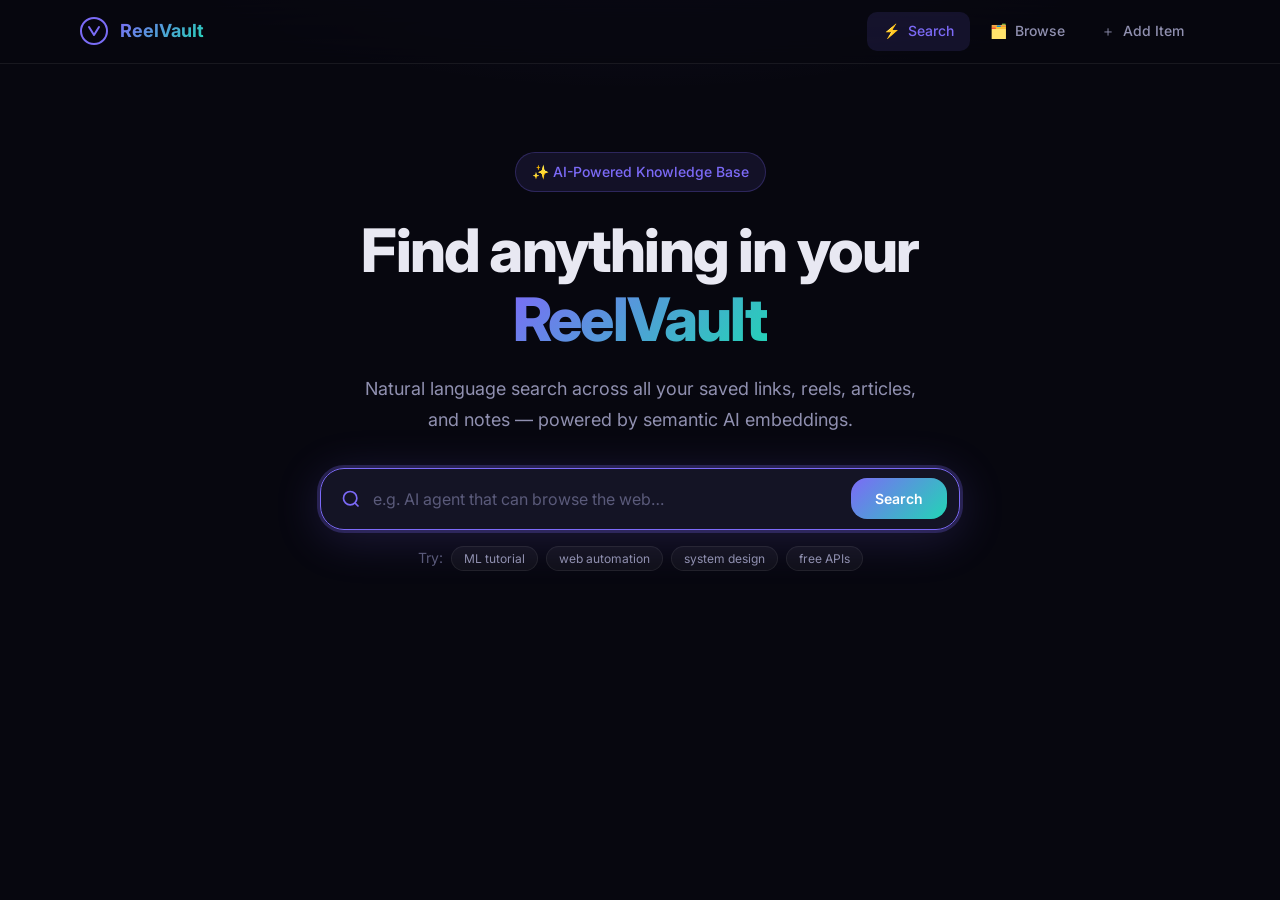
<file: frontend/index.html>
<!DOCTYPE html>
<html lang="en">
<head>
    <meta charset="UTF-8" />
    <meta name="viewport" content="width=device-width, initial-scale=1.0" />
    <meta name="description" content="ReelVault — Save links, reels, and resources from anywhere. Search your personal knowledge base using natural language powered by AI embeddings." />
    <title>ReelVault — Personal Semantic Knowledge Base</title>

    <!-- Google Fonts: Inter -->
    <link rel="preconnect" href="https://fonts.googleapis.com" />
    <link rel="preconnect" href="https://fonts.gstatic.com" crossorigin />
    <link href="https://fonts.googleapis.com/css2?family=Inter:wght@300;400;500;600;700;800&display=swap" rel="stylesheet" />

    <!-- App Stylesheet -->
    <link rel="stylesheet" href="css/style.css" />

    <!-- API Base URL Configuration (edit this before deploying to Vercel) -->
    <script src="js/env.js"></script>
</head>
<body>

    <!-- ============================================================
         Navigation Bar
         ============================================================ -->
    <nav class="navbar" id="main-navbar" role="navigation" aria-label="Main navigation">
        <div class="navbar__inner">
            <!-- Brand Logo -->
            <a class="navbar__brand" href="#home" id="nav-brand">
                <span class="navbar__logo" aria-hidden="true">
                    <svg width="28" height="28" viewBox="0 0 28 28" fill="none" xmlns="http://www.w3.org/2000/svg">
                        <circle cx="14" cy="14" r="13" stroke="url(#logo-gradient)" stroke-width="2"/>
                        <path d="M9 10L14 18L19 10" stroke="url(#logo-gradient)" stroke-width="2" stroke-linecap="round" stroke-linejoin="round"/>
                        <defs>
                            <linearGradient id="logo-gradient" x1="0" y1="0" x2="28" y2="28">
                                <stop offset="0%" stop-color="#7c6af7"/>
                                <stop offset="100%" stop-color="#22d5b5"/>
                            </linearGradient>
                        </defs>
                    </svg>
                </span>
                <span class="navbar__title">ReelVault</span>
            </a>

            <!-- Navigation Links -->
            <ul class="navbar__links" role="list">
                <li>
                    <a class="navbar__link active" href="#home" id="nav-home" data-page="home">
                        <span class="nav-icon">⚡</span> Search
                    </a>
                </li>
                <li>
                    <a class="navbar__link" href="#browse" id="nav-browse" data-page="browse">
                        <span class="nav-icon">🗂️</span> Browse
                    </a>
                </li>
                <li>
                    <a class="navbar__link" href="#add" id="nav-add" data-page="add">
                        <span class="nav-icon">＋</span> Add Item
                    </a>
                </li>
            </ul>
        </div>
    </nav>

    <!-- ============================================================
         Main Content
         ============================================================ -->
    <main class="main" id="main-content">

        <!-- --------------------------------------------------------
             PAGE: Home — Semantic Search Hero
             -------------------------------------------------------- -->
        <section class="page page--home active" id="page-home" aria-label="Search Page">

            <!-- Hero -->
            <div class="hero">
                <div class="hero__badge">✨ AI-Powered Knowledge Base</div>
                <h1 class="hero__title">
                    Find anything in your<br/>
                    <span class="gradient-text">ReelVault</span>
                </h1>
                <p class="hero__subtitle">
                    Natural language search across all your saved links, reels, articles, and notes —
                    powered by semantic AI embeddings.
                </p>

                <!-- Search Form -->
                <div class="search-container" role="search">
                    <div class="search-box" id="search-box">
                        <span class="search-box__icon" aria-hidden="true">
                            <svg width="20" height="20" viewBox="0 0 24 24" fill="none" stroke="currentColor" stroke-width="2">
                                <circle cx="11" cy="11" r="8"/><line x1="21" y1="21" x2="16.65" y2="16.65"/>
                            </svg>
                        </span>
                        <input
                            type="text"
                            class="search-box__input"
                            id="search-input"
                            placeholder="e.g. AI agent that can browse the web…"
                            autocomplete="off"
                            aria-label="Search query"
                        />
                        <button class="search-box__btn" id="search-btn" aria-label="Search">
                            Search
                        </button>
                    </div>

                    <!-- Quick example chips -->
                    <div class="search-chips" id="search-chips" aria-label="Quick search examples">
                        <span class="chip-label">Try:</span>
                        <button class="chip" data-query="machine learning tutorial">ML tutorial</button>
                        <button class="chip" data-query="web automation tools">web automation</button>
                        <button class="chip" data-query="system design resources">system design</button>
                        <button class="chip" data-query="free API tools">free APIs</button>
                    </div>
                </div>
            </div>

            <!-- Search Results -->
            <div class="results-section" id="results-section" aria-live="polite" aria-label="Search Results">
                <div class="results-header" id="results-header" style="display:none">
                    <span class="results-count" id="results-count"></span>
                    <span class="results-query" id="results-query"></span>
                </div>
                <div class="results-grid" id="results-grid" role="list"></div>
                <div class="empty-state" id="search-empty" style="display:none">
                    <div class="empty-state__icon">🔍</div>
                    <div class="empty-state__title">No results found</div>
                    <div class="empty-state__text">Try a different query, or <a href="#add" class="link">add more items</a> to your vault.</div>
                </div>
            </div>

            <!-- Loading Spinner -->
            <div class="loading-spinner" id="search-loader" style="display:none" aria-label="Searching…">
                <div class="spinner"></div>
                <span>Searching with AI…</span>
            </div>

        </section>

        <!-- --------------------------------------------------------
             PAGE: Browse — All Items with Filters
             -------------------------------------------------------- -->
        <section class="page page--browse" id="page-browse" aria-label="Browse All Items" style="display:none">

            <div class="page-header">
                <h2 class="page-title">Browse <span class="gradient-text">Your Vault</span></h2>
                <p class="page-subtitle">Filter and explore all saved knowledge items.</p>
            </div>

            <!-- Filter Panel -->
            <div class="filter-panel" id="filter-panel" aria-label="Filter controls">
                <div class="filter-group">
                    <label class="filter-label" for="filter-type">Content Type</label>
                    <select class="filter-select" id="filter-type" aria-label="Filter by content type">
                        <option value="">All Types</option>
                        <option value="tool">🔧 Tool</option>
                        <option value="article">📰 Article</option>
                        <option value="video">🎬 Video</option>
                        <option value="paper">📄 Paper</option>
                        <option value="course">🎓 Course</option>
                        <option value="note">📝 Note</option>
                    </select>
                </div>

                <div class="filter-group">
                    <label class="filter-label" for="filter-tag">Tag</label>
                    <input
                        type="text"
                        class="filter-input"
                        id="filter-tag"
                        placeholder="e.g. python"
                        aria-label="Filter by tag"
                    />
                </div>

                <div class="filter-group">
                    <label class="filter-label" for="filter-date-from">From Date</label>
                    <input
                        type="date"
                        class="filter-input"
                        id="filter-date-from"
                        aria-label="Filter from date"
                    />
                </div>

                <div class="filter-group">
                    <label class="filter-label" for="filter-date-to">To Date</label>
                    <input
                        type="date"
                        class="filter-input"
                        id="filter-date-to"
                        aria-label="Filter to date"
                    />
                </div>

                <div class="filter-actions">
                    <button class="btn btn--primary" id="btn-apply-filter">Apply Filters</button>
                    <button class="btn btn--ghost" id="btn-clear-filter">Clear</button>
                </div>
            </div>

            <!-- Browse Results -->
            <div class="browse-stats" id="browse-stats"></div>
            <div class="results-grid" id="browse-grid" role="list"></div>
            <div class="loading-spinner" id="browse-loader" style="display:none" aria-label="Loading…">
                <div class="spinner"></div><span>Loading your vault…</span>
            </div>
            <div class="empty-state" id="browse-empty" style="display:none">
                <div class="empty-state__icon">🗂️</div>
                <div class="empty-state__title">Nothing saved yet</div>
                <div class="empty-state__text">Start building your vault! <a href="#add" class="link">Add your first item →</a></div>
            </div>

        </section>

        <!-- --------------------------------------------------------
             PAGE: Add Item — Save Form
             -------------------------------------------------------- -->
        <section class="page page--add" id="page-add" aria-label="Add New Item" style="display:none">

            <div class="page-header">
                <h2 class="page-title">Add to <span class="gradient-text">ReelVault</span></h2>
                <p class="page-subtitle">Save a new link, resource, or note. The AI embedding is generated automatically.</p>
            </div>

            <div class="form-card">
                <form id="save-form" aria-label="Save new item form" novalidate>

                    <!-- Row 1: Title + Content Type -->
                    <div class="form-row form-row--two">
                        <div class="form-group">
                            <label class="form-label required" for="form-title">Title</label>
                            <input
                                type="text"
                                class="form-input"
                                id="form-title"
                                placeholder="e.g. LangGraph — Build AI Agents"
                                required
                                aria-required="true"
                            />
                            <span class="form-error" id="error-title"></span>
                        </div>

                        <div class="form-group">
                            <label class="form-label" for="form-type">Content Type</label>
                            <select class="form-input form-select" id="form-type" aria-label="Content type">
                                <option value="">Select type…</option>
                                <option value="tool">🔧 Tool</option>
                                <option value="article">📰 Article</option>
                                <option value="video">🎬 Video</option>
                                <option value="paper">📄 Paper</option>
                                <option value="course">🎓 Course</option>
                                <option value="note">📝 Note</option>
                            </select>
                        </div>
                    </div>

                    <!-- Row 2: Description -->
                    <div class="form-group">
                        <label class="form-label" for="form-description">Description</label>
                        <textarea
                            class="form-input form-textarea"
                            id="form-description"
                            placeholder="Brief description of what this resource is about…"
                            rows="3"
                        ></textarea>
                    </div>

                    <!-- Row 3: Original URL + Source URL -->
                    <div class="form-row form-row--two">
                        <div class="form-group">
                            <label class="form-label" for="form-original-url">Original URL</label>
                            <input
                                type="url"
                                class="form-input"
                                id="form-original-url"
                                placeholder="https://github.com/example/repo"
                                aria-label="Original URL of the resource"
                            />
                        </div>

                        <div class="form-group">
                            <label class="form-label" for="form-source-url">Source URL</label>
                            <input
                                type="url"
                                class="form-input"
                                id="form-source-url"
                                placeholder="https://instagram.com/reel/xyz"
                                aria-label="Where you found this (Instagram reel, tweet, etc.)"
                            />
                            <span class="form-hint">Where you discovered this (e.g. Instagram reel, tweet)</span>
                        </div>
                    </div>

                    <!-- Row 4: Tags -->
                    <div class="form-group">
                        <label class="form-label" for="form-tags">Tags</label>
                        <input
                            type="text"
                            class="form-input"
                            id="form-tags"
                            placeholder="python, machine-learning, tutorial (comma-separated)"
                            aria-label="Tags, comma-separated"
                        />
                        <div class="tag-preview" id="tag-preview" aria-label="Tag preview"></div>
                    </div>

                    <!-- Row 5: Personal Notes -->
                    <div class="form-group">
                        <label class="form-label" for="form-notes">Personal Notes</label>
                        <textarea
                            class="form-input form-textarea"
                            id="form-notes"
                            placeholder="Your thoughts, why this is useful, what you want to remember…"
                            rows="4"
                        ></textarea>
                    </div>

                    <!-- Submit -->
                    <div class="form-footer">
                        <button type="submit" class="btn btn--primary btn--large btn--full" id="btn-save">
                            <span class="btn-text">Save to Vault</span>
                            <span class="btn-icon" aria-hidden="true">→</span>
                        </button>
                    </div>

                    <!-- Feedback Messages -->
                    <div class="form-feedback form-feedback--success" id="form-success" style="display:none" role="alert">
                        <span class="feedback-icon">✅</span>
                        <span class="feedback-text" id="form-success-text">Item saved successfully!</span>
                    </div>
                    <div class="form-feedback form-feedback--error" id="form-error" style="display:none" role="alert">
                        <span class="feedback-icon">❌</span>
                        <span class="feedback-text" id="form-error-text">Failed to save. Please try again.</span>
                    </div>

                </form>
            </div>

        </section>

    </main>

    <!-- ============================================================
         Toast Notification Container
         ============================================================ -->
    <div class="toast-container" id="toast-container" aria-live="polite" aria-atomic="true"></div>

    <!-- ============================================================
         Item Detail Modal
         ============================================================ -->
    <div class="modal-overlay" id="modal-overlay" style="display:none" role="dialog" aria-modal="true" aria-label="Item details">
        <div class="modal" id="item-modal">
            <button class="modal__close" id="modal-close" aria-label="Close modal">×</button>
            <div class="modal__content" id="modal-content"></div>
        </div>
    </div>

    <!-- Scripts: only app.js needed — it imports all page modules via ES import -->
    <!-- BUG-6 fix: removed redundant <script> tags for api.js, home.js, browse.js, add.js -->
    <script type="module" src="js/app.js"></script>

</body>
</html>
</file>
<file: frontend/css/style.css>
/* ================================================================
   ReelVault — Design System & Stylesheet
   Dark glassmorphism UI with purple-teal gradient accent
   ================================================================ */

/* ----------------------------------------------------------------
   1. CSS Custom Properties (Design Tokens)
   ---------------------------------------------------------------- */
:root {
    /* Colors */
    --color-bg:           #07070f;
    --color-surface:      #0e0e1a;
    --color-card:         rgba(18, 18, 32, 0.85);
    --color-card-hover:   rgba(22, 22, 40, 0.95);
    --color-border:       rgba(255, 255, 255, 0.07);
    --color-border-hover: rgba(124, 106, 247, 0.35);

    /* Brand / Primary */
    --color-primary:      #7c6af7;
    --color-primary-dark: #5a4dd6;
    --color-primary-glow: rgba(124, 106, 247, 0.25);
    --color-accent:       #22d5b5;
    --color-accent-glow:  rgba(34, 213, 181, 0.2);

    /* Gradient */
    --gradient-brand:     linear-gradient(135deg, #7c6af7 0%, #22d5b5 100%);
    --gradient-card:      linear-gradient(135deg, rgba(124,106,247,0.08) 0%, rgba(34,213,181,0.04) 100%);
    --gradient-bg:        radial-gradient(ellipse 80% 50% at 50% -20%, rgba(124,106,247,0.15) 0%, transparent 60%);

    /* Text */
    --color-text-primary:   #e8e8f2;
    --color-text-secondary: #9090b0;
    --color-text-muted:     #5a5a7a;

    /* Status colors */
    --color-success: #34d399;
    --color-error:   #f87171;
    --color-warning: #fbbf24;

    /* Content type badge colors */
    --badge-tool:    #7c6af7;
    --badge-article: #38bdf8;
    --badge-video:   #f472b6;
    --badge-paper:   #a78bfa;
    --badge-course:  #34d399;
    --badge-note:    #fbbf24;

    /* Spacing */
    --space-1:  4px;
    --space-2:  8px;
    --space-3:  12px;
    --space-4:  16px;
    --space-5:  20px;
    --space-6:  24px;
    --space-8:  32px;
    --space-10: 40px;
    --space-12: 48px;
    --space-16: 64px;

    /* Typography */
    --font-family: 'Inter', -apple-system, BlinkMacSystemFont, 'Segoe UI', sans-serif;
    --font-size-xs:   0.75rem;
    --font-size-sm:   0.875rem;
    --font-size-base: 1rem;
    --font-size-lg:   1.125rem;
    --font-size-xl:   1.25rem;
    --font-size-2xl:  1.5rem;
    --font-size-3xl:  1.875rem;
    --font-size-4xl:  2.25rem;
    --font-size-5xl:  3rem;
    --font-size-6xl:  3.75rem;

    /* Border radius */
    --radius-sm:  6px;
    --radius-md:  10px;
    --radius-lg:  16px;
    --radius-xl:  24px;
    --radius-full: 9999px;

    /* Shadows */
    --shadow-card:  0 4px 24px rgba(0, 0, 0, 0.4), 0 1px 4px rgba(0, 0, 0, 0.3);
    --shadow-glow:  0 0 40px rgba(124, 106, 247, 0.15);
    --shadow-search:0 8px 48px rgba(124, 106, 247, 0.2);

    /* Transitions */
    --transition-fast:   150ms ease;
    --transition-base:   250ms ease;
    --transition-slow:   400ms ease;

    /* Layout */
    --navbar-height:   64px;
    --content-max-w:   1200px;
    --content-padding: clamp(16px, 4vw, 40px);
}


/* ----------------------------------------------------------------
   2. Reset & Base
   ---------------------------------------------------------------- */
*, *::before, *::after {
    box-sizing: border-box;
    margin: 0;
    padding: 0;
}

html {
    scroll-behavior: smooth;
    -webkit-text-size-adjust: 100%;
}

body {
    font-family: var(--font-family);
    font-size: var(--font-size-base);
    font-weight: 400;
    line-height: 1.6;
    color: var(--color-text-primary);
    background-color: var(--color-bg);
    background-image: var(--gradient-bg);
    background-attachment: fixed;
    min-height: 100vh;
    -webkit-font-smoothing: antialiased;
    -moz-osx-font-smoothing: grayscale;
}

a {
    color: var(--color-primary);
    text-decoration: none;
    transition: color var(--transition-fast);
}

a:hover { color: var(--color-accent); }

ul, ol { list-style: none; }

img, svg { display: block; }

button {
    font-family: inherit;
    cursor: pointer;
    border: none;
    background: none;
}

input, textarea, select {
    font-family: inherit;
    font-size: inherit;
}

.link {
    color: var(--color-primary);
    text-decoration: underline;
    text-underline-offset: 3px;
}
.link:hover { color: var(--color-accent); }


/* ----------------------------------------------------------------
   3. Navbar
   ---------------------------------------------------------------- */
.navbar {
    position: sticky;
    top: 0;
    z-index: 100;
    height: var(--navbar-height);
    background: rgba(7, 7, 15, 0.75);
    backdrop-filter: blur(20px);
    -webkit-backdrop-filter: blur(20px);
    border-bottom: 1px solid var(--color-border);
}

.navbar__inner {
    display: flex;
    align-items: center;
    justify-content: space-between;
    height: 100%;
    max-width: var(--content-max-w);
    margin: 0 auto;
    padding: 0 var(--content-padding);
    gap: var(--space-6);
}

.navbar__brand {
    display: flex;
    align-items: center;
    gap: var(--space-3);
    color: var(--color-text-primary);
    text-decoration: none;
    flex-shrink: 0;
}

.navbar__title {
    font-size: var(--font-size-lg);
    font-weight: 700;
    background: var(--gradient-brand);
    -webkit-background-clip: text;
    -webkit-text-fill-color: transparent;
    background-clip: text;
}

.navbar__links {
    display: flex;
    align-items: center;
    gap: var(--space-1);
}

.navbar__link {
    display: flex;
    align-items: center;
    gap: var(--space-2);
    padding: var(--space-2) var(--space-4);
    border-radius: var(--radius-md);
    color: var(--color-text-secondary);
    font-size: var(--font-size-sm);
    font-weight: 500;
    transition: all var(--transition-fast);
    white-space: nowrap;
}

.navbar__link:hover {
    color: var(--color-text-primary);
    background: rgba(255, 255, 255, 0.06);
}

.navbar__link.active {
    color: var(--color-primary);
    background: rgba(124, 106, 247, 0.12);
}

.nav-icon { font-size: var(--font-size-sm); }


/* ----------------------------------------------------------------
   4. Main Layout
   ---------------------------------------------------------------- */
.main {
    max-width: var(--content-max-w);
    margin: 0 auto;
    padding: 0 var(--content-padding);
    min-height: calc(100vh - var(--navbar-height));
}

.page {
    padding: var(--space-10) 0 var(--space-16);
    animation: pageFadeIn var(--transition-slow) ease;
}

@keyframes pageFadeIn {
    from { opacity: 0; transform: translateY(12px); }
    to   { opacity: 1; transform: translateY(0); }
}

.page-header {
    margin-bottom: var(--space-8);
}

.page-title {
    font-size: var(--font-size-3xl);
    font-weight: 700;
    margin-bottom: var(--space-2);
}

.page-subtitle {
    color: var(--color-text-secondary);
    font-size: var(--font-size-lg);
}


/* ----------------------------------------------------------------
   5. Gradient Text Utility
   ---------------------------------------------------------------- */
.gradient-text {
    background: var(--gradient-brand);
    -webkit-background-clip: text;
    -webkit-text-fill-color: transparent;
    background-clip: text;
}


/* ----------------------------------------------------------------
   6. Hero Section
   ---------------------------------------------------------------- */
.hero {
    text-align: center;
    padding: var(--space-12) 0 var(--space-10);
    max-width: 720px;
    margin: 0 auto;
}

.hero__badge {
    display: inline-block;
    padding: var(--space-2) var(--space-4);
    background: rgba(124, 106, 247, 0.1);
    border: 1px solid rgba(124, 106, 247, 0.25);
    border-radius: var(--radius-full);
    font-size: var(--font-size-sm);
    font-weight: 500;
    color: var(--color-primary);
    margin-bottom: var(--space-6);
    animation: badgePulse 3s ease infinite;
}

@keyframes badgePulse {
    0%, 100% { box-shadow: 0 0 0 0 rgba(124,106,247,0); }
    50%       { box-shadow: 0 0 0 6px rgba(124,106,247,0.1); }
}

.hero__title {
    font-size: clamp(var(--font-size-4xl), 6vw, var(--font-size-6xl));
    font-weight: 800;
    line-height: 1.15;
    letter-spacing: -0.03em;
    color: var(--color-text-primary);
    margin-bottom: var(--space-5);
}

.hero__subtitle {
    font-size: var(--font-size-lg);
    color: var(--color-text-secondary);
    line-height: 1.7;
    max-width: 580px;
    margin: 0 auto var(--space-8);
}


/* ----------------------------------------------------------------
   7. Search Bar
   ---------------------------------------------------------------- */
.search-container {
    display: flex;
    flex-direction: column;
    align-items: center;
    gap: var(--space-4);
    width: 100%;
}

.search-box {
    display: flex;
    align-items: center;
    width: 100%;
    max-width: 640px;
    background: rgba(18, 18, 32, 0.9);
    border: 1.5px solid var(--color-border);
    border-radius: var(--radius-xl);
    padding: var(--space-2) var(--space-3) var(--space-2) var(--space-5);
    gap: var(--space-3);
    transition: all var(--transition-base);
    box-shadow: var(--shadow-card);
}

.search-box:focus-within {
    border-color: var(--color-primary);
    box-shadow: var(--shadow-search), 0 0 0 3px var(--color-primary-glow);
    background: rgba(22, 22, 38, 0.95);
}

.search-box__icon {
    color: var(--color-text-muted);
    flex-shrink: 0;
    display: flex;
    align-items: center;
    transition: color var(--transition-fast);
}

.search-box:focus-within .search-box__icon {
    color: var(--color-primary);
}

.search-box__input {
    flex: 1;
    background: none;
    border: none;
    outline: none;
    color: var(--color-text-primary);
    font-size: var(--font-size-base);
    padding: var(--space-3) 0;
    min-width: 0;
}

.search-box__input::placeholder {
    color: var(--color-text-muted);
}

.search-box__btn {
    flex-shrink: 0;
    padding: var(--space-3) var(--space-6);
    background: var(--gradient-brand);
    border-radius: var(--radius-lg);
    color: white;
    font-weight: 600;
    font-size: var(--font-size-sm);
    transition: all var(--transition-fast);
    white-space: nowrap;
}

.search-box__btn:hover {
    opacity: 0.9;
    transform: scale(1.02);
    box-shadow: 0 4px 16px rgba(124, 106, 247, 0.4);
}

.search-box__btn:active {
    transform: scale(0.98);
}

/* Quick example chips */
.search-chips {
    display: flex;
    align-items: center;
    gap: var(--space-2);
    flex-wrap: wrap;
    justify-content: center;
}

.chip-label {
    font-size: var(--font-size-sm);
    color: var(--color-text-muted);
}

.chip {
    padding: var(--space-1) var(--space-3);
    background: rgba(255, 255, 255, 0.04);
    border: 1px solid var(--color-border);
    border-radius: var(--radius-full);
    font-size: var(--font-size-xs);
    color: var(--color-text-secondary);
    cursor: pointer;
    transition: all var(--transition-fast);
}

.chip:hover {
    background: rgba(124, 106, 247, 0.1);
    border-color: rgba(124, 106, 247, 0.3);
    color: var(--color-primary);
}


/* ----------------------------------------------------------------
   8. Results / Cards
   ---------------------------------------------------------------- */
.results-section {
    margin-top: var(--space-10);
}

.results-header {
    display: flex;
    align-items: baseline;
    gap: var(--space-3);
    margin-bottom: var(--space-5);
    padding-bottom: var(--space-4);
    border-bottom: 1px solid var(--color-border);
}

.results-count {
    font-size: var(--font-size-sm);
    font-weight: 600;
    color: var(--color-primary);
}

.results-query {
    font-size: var(--font-size-sm);
    color: var(--color-text-muted);
}

.results-grid {
    display: grid;
    grid-template-columns: repeat(auto-fill, minmax(320px, 1fr));
    gap: var(--space-4);
}

/* Item Card */
.item-card {
    position: relative;
    background: var(--color-card);
    border: 1px solid var(--color-border);
    border-radius: var(--radius-lg);
    padding: var(--space-5);
    display: flex;
    flex-direction: column;
    gap: var(--space-3);
    transition: all var(--transition-base);
    cursor: pointer;
    backdrop-filter: blur(10px);
    animation: cardEntrance var(--transition-slow) ease both;
    overflow: hidden;
}

.item-card::before {
    content: '';
    position: absolute;
    inset: 0;
    background: var(--gradient-card);
    border-radius: inherit;
    opacity: 0;
    transition: opacity var(--transition-base);
}

.item-card:hover {
    border-color: var(--color-border-hover);
    box-shadow: var(--shadow-glow), var(--shadow-card);
    transform: translateY(-3px);
}

.item-card:hover::before {
    opacity: 1;
}

@keyframes cardEntrance {
    from { opacity: 0; transform: translateY(16px) scale(0.98); }
    to   { opacity: 1; transform: translateY(0) scale(1); }
}

/* Stagger animation for multiple cards */
.item-card:nth-child(1)  { animation-delay: 0ms; }
.item-card:nth-child(2)  { animation-delay: 50ms; }
.item-card:nth-child(3)  { animation-delay: 100ms; }
.item-card:nth-child(4)  { animation-delay: 150ms; }
.item-card:nth-child(5)  { animation-delay: 200ms; }
.item-card:nth-child(6)  { animation-delay: 250ms; }
.item-card:nth-child(7)  { animation-delay: 300ms; }
.item-card:nth-child(8)  { animation-delay: 350ms; }
.item-card:nth-child(9)  { animation-delay: 400ms; }
.item-card:nth-child(10) { animation-delay: 450ms; }

.card__header {
    display: flex;
    align-items: flex-start;
    justify-content: space-between;
    gap: var(--space-3);
}

.card__title {
    font-size: var(--font-size-base);
    font-weight: 600;
    color: var(--color-text-primary);
    line-height: 1.4;
    flex: 1;
    min-width: 0;

    /* Clamp to 2 lines */
    display: -webkit-box;
    -webkit-line-clamp: 2;
    -webkit-box-orient: vertical;
    overflow: hidden;
}

.card__description {
    font-size: var(--font-size-sm);
    color: var(--color-text-secondary);
    line-height: 1.6;
    display: -webkit-box;
    -webkit-line-clamp: 3;
    -webkit-box-orient: vertical;
    overflow: hidden;
}

.card__url {
    display: flex;
    align-items: center;
    gap: var(--space-1);
    font-size: var(--font-size-xs);
    color: var(--color-primary);
    text-decoration: none;
    overflow: hidden;
    white-space: nowrap;
    text-overflow: ellipsis;
    min-width: 0;
}

.card__url:hover { color: var(--color-accent); }

.card__url-icon {
    flex-shrink: 0;
    font-size: 10px;
}

/* Similarity Meter */
.card__similarity {
    display: flex;
    align-items: center;
    gap: var(--space-2);
}

.similarity-bar {
    flex: 1;
    height: 4px;
    background: rgba(255,255,255,0.06);
    border-radius: var(--radius-full);
    overflow: hidden;
}

.similarity-bar__fill {
    height: 100%;
    background: var(--gradient-brand);
    border-radius: var(--radius-full);
    transition: width var(--transition-slow);
}

.similarity-score {
    font-size: var(--font-size-xs);
    font-weight: 600;
    color: var(--color-primary);
    white-space: nowrap;
}

/* Tags */
.card__tags {
    display: flex;
    flex-wrap: wrap;
    gap: var(--space-1);
}

.tag-badge {
    display: inline-flex;
    align-items: center;
    padding: 2px 8px;
    background: rgba(124, 106, 247, 0.1);
    border: 1px solid rgba(124, 106, 247, 0.2);
    border-radius: var(--radius-full);
    font-size: var(--font-size-xs);
    color: var(--color-primary);
    font-weight: 500;
    white-space: nowrap;
}

/* Content Type Badge */
.type-badge {
    display: inline-flex;
    align-items: center;
    gap: 4px;
    padding: 3px 10px;
    border-radius: var(--radius-full);
    font-size: var(--font-size-xs);
    font-weight: 600;
    text-transform: uppercase;
    letter-spacing: 0.04em;
    flex-shrink: 0;
}

.type-badge--tool    { background: rgba(124,106,247,0.15); color: var(--badge-tool); }
.type-badge--article { background: rgba(56,189,248,0.15);  color: var(--badge-article); }
.type-badge--video   { background: rgba(244,114,182,0.15); color: var(--badge-video); }
.type-badge--paper   { background: rgba(167,139,250,0.15); color: var(--badge-paper); }
.type-badge--course  { background: rgba(52,211,153,0.15);  color: var(--badge-course); }
.type-badge--note    { background: rgba(251,191,36,0.15);  color: var(--badge-note); }

.card__footer {
    display: flex;
    align-items: center;
    justify-content: space-between;
    padding-top: var(--space-3);
    border-top: 1px solid var(--color-border);
    gap: var(--space-2);
}

.card__date {
    font-size: var(--font-size-xs);
    color: var(--color-text-muted);
}

.card__actions {
    display: flex;
    gap: var(--space-1);
}

.card__action-btn {
    padding: var(--space-1) var(--space-2);
    border-radius: var(--radius-sm);
    font-size: var(--font-size-xs);
    color: var(--color-text-muted);
    transition: all var(--transition-fast);
    display: flex;
    align-items: center;
    gap: 4px;
}

.card__action-btn:hover {
    background: rgba(255,255,255,0.06);
    color: var(--color-text-primary);
}

.card__action-btn--delete:hover {
    background: rgba(248,113,113,0.1);
    color: var(--color-error);
}


/* ----------------------------------------------------------------
   9. Browse — Filter Panel
   ---------------------------------------------------------------- */
.filter-panel {
    display: flex;
    flex-wrap: wrap;
    align-items: flex-end;
    gap: var(--space-4);
    background: var(--color-card);
    border: 1px solid var(--color-border);
    border-radius: var(--radius-lg);
    padding: var(--space-5);
    margin-bottom: var(--space-6);
    backdrop-filter: blur(10px);
}

.filter-group {
    display: flex;
    flex-direction: column;
    gap: var(--space-2);
    flex: 1;
    min-width: 150px;
}

.filter-label {
    font-size: var(--font-size-xs);
    font-weight: 600;
    color: var(--color-text-secondary);
    text-transform: uppercase;
    letter-spacing: 0.06em;
}

.filter-select,
.filter-input {
    background: rgba(255, 255, 255, 0.04);
    border: 1px solid var(--color-border);
    border-radius: var(--radius-md);
    padding: var(--space-2) var(--space-3);
    color: var(--color-text-primary);
    font-size: var(--font-size-sm);
    outline: none;
    transition: all var(--transition-fast);
    width: 100%;
}

.filter-select:focus,
.filter-input:focus {
    border-color: var(--color-primary);
    box-shadow: 0 0 0 3px var(--color-primary-glow);
}

.filter-select option {
    background: var(--color-surface);
}

.filter-actions {
    display: flex;
    gap: var(--space-2);
    align-items: flex-end;
    flex-shrink: 0;
}

.browse-stats {
    font-size: var(--font-size-sm);
    color: var(--color-text-muted);
    margin-bottom: var(--space-5);
}


/* ----------------------------------------------------------------
   10. Buttons
   ---------------------------------------------------------------- */
.btn {
    display: inline-flex;
    align-items: center;
    justify-content: center;
    gap: var(--space-2);
    padding: var(--space-3) var(--space-5);
    border-radius: var(--radius-md);
    font-size: var(--font-size-sm);
    font-weight: 600;
    line-height: 1;
    transition: all var(--transition-fast);
    cursor: pointer;
    white-space: nowrap;
}

.btn--primary {
    background: var(--gradient-brand);
    color: white;
    box-shadow: 0 2px 12px rgba(124, 106, 247, 0.3);
}

.btn--primary:hover {
    opacity: 0.9;
    transform: translateY(-1px);
    box-shadow: 0 4px 20px rgba(124, 106, 247, 0.4);
}

.btn--primary:active {
    transform: translateY(0);
}

.btn--ghost {
    background: transparent;
    color: var(--color-text-secondary);
    border: 1px solid var(--color-border);
}

.btn--ghost:hover {
    background: rgba(255, 255, 255, 0.05);
    color: var(--color-text-primary);
    border-color: rgba(255,255,255,0.15);
}

.btn--large {
    padding: var(--space-4) var(--space-8);
    font-size: var(--font-size-base);
    border-radius: var(--radius-lg);
}

.btn--full { width: 100%; }

.btn:disabled {
    opacity: 0.5;
    cursor: not-allowed;
    transform: none !important;
}

.btn-loading {
    position: relative;
    pointer-events: none;
}

.btn-loading::after {
    content: '';
    position: absolute;
    width: 16px;
    height: 16px;
    border: 2px solid rgba(255,255,255,0.4);
    border-top-color: white;
    border-radius: 50%;
    animation: spin 0.7s linear infinite;
}

@keyframes spin {
    to { transform: rotate(360deg); }
}


/* ----------------------------------------------------------------
   11. Forms (Add Item Page)
   ---------------------------------------------------------------- */
.form-card {
    background: var(--color-card);
    border: 1px solid var(--color-border);
    border-radius: var(--radius-xl);
    padding: clamp(24px, 4vw, 40px);
    backdrop-filter: blur(10px);
    max-width: 800px;
    animation: pageFadeIn var(--transition-slow) ease;
}

.form-row {
    display: flex;
    gap: var(--space-5);
}

.form-row--two > * {
    flex: 1;
    min-width: 0;
}

.form-group {
    display: flex;
    flex-direction: column;
    gap: var(--space-2);
    margin-bottom: var(--space-5);
}

.form-label {
    font-size: var(--font-size-sm);
    font-weight: 600;
    color: var(--color-text-secondary);
}

.form-label.required::after {
    content: ' *';
    color: var(--color-primary);
}

.form-input {
    background: rgba(255, 255, 255, 0.04);
    border: 1px solid var(--color-border);
    border-radius: var(--radius-md);
    padding: var(--space-3) var(--space-4);
    color: var(--color-text-primary);
    font-size: var(--font-size-sm);
    outline: none;
    transition: all var(--transition-fast);
    width: 100%;
}

.form-input:focus {
    border-color: var(--color-primary);
    background: rgba(124, 106, 247, 0.05);
    box-shadow: 0 0 0 3px var(--color-primary-glow);
}

.form-input::placeholder {
    color: var(--color-text-muted);
}

.form-input:invalid:not(:placeholder-shown) {
    border-color: var(--color-error);
}

.form-textarea {
    resize: vertical;
    min-height: 80px;
    line-height: 1.6;
}

.form-select {
    appearance: none;
    background-image: url("data:image/svg+xml,%3Csvg xmlns='http://www.w3.org/2000/svg' width='12' height='12' viewBox='0 0 24 24' fill='none' stroke='%239090b0' stroke-width='2'%3E%3Cpolyline points='6 9 12 15 18 9'/%3E%3C/svg%3E");
    background-repeat: no-repeat;
    background-position: right 12px center;
    padding-right: 36px;
    cursor: pointer;
}

.form-select option { background: var(--color-surface); }

.form-hint {
    font-size: var(--font-size-xs);
    color: var(--color-text-muted);
}

.form-error {
    font-size: var(--font-size-xs);
    color: var(--color-error);
    min-height: 16px;
}

/* Tag preview */
.tag-preview {
    display: flex;
    flex-wrap: wrap;
    gap: var(--space-2);
    margin-top: var(--space-2);
    min-height: 24px;
}

/* Form footer & feedback */
.form-footer {
    margin-top: var(--space-6);
}

.form-feedback {
    display: flex;
    align-items: center;
    gap: var(--space-3);
    margin-top: var(--space-4);
    padding: var(--space-4);
    border-radius: var(--radius-md);
    font-size: var(--font-size-sm);
    font-weight: 500;
    animation: feedbackSlide var(--transition-base) ease;
}

@keyframes feedbackSlide {
    from { opacity: 0; transform: translateY(-8px); }
    to   { opacity: 1; transform: translateY(0); }
}

.form-feedback--success {
    background: rgba(52, 211, 153, 0.1);
    border: 1px solid rgba(52, 211, 153, 0.25);
    color: var(--color-success);
}

.form-feedback--error {
    background: rgba(248, 113, 113, 0.1);
    border: 1px solid rgba(248, 113, 113, 0.25);
    color: var(--color-error);
}


/* ----------------------------------------------------------------
   12. Loading Spinner
   ---------------------------------------------------------------- */
.loading-spinner {
    display: flex;
    flex-direction: column;
    align-items: center;
    justify-content: center;
    gap: var(--space-4);
    padding: var(--space-16);
    color: var(--color-text-muted);
    font-size: var(--font-size-sm);
}

.spinner {
    width: 40px;
    height: 40px;
    border: 3px solid rgba(124, 106, 247, 0.15);
    border-top-color: var(--color-primary);
    border-radius: 50%;
    animation: spin 0.8s linear infinite;
}


/* ----------------------------------------------------------------
   13. Empty State
   ---------------------------------------------------------------- */
.empty-state {
    display: flex;
    flex-direction: column;
    align-items: center;
    justify-content: center;
    text-align: center;
    padding: var(--space-16) var(--space-8);
    gap: var(--space-3);
}

.empty-state__icon {
    font-size: 3rem;
    margin-bottom: var(--space-2);
}

.empty-state__title {
    font-size: var(--font-size-xl);
    font-weight: 600;
    color: var(--color-text-primary);
}

.empty-state__text {
    color: var(--color-text-secondary);
    font-size: var(--font-size-sm);
    max-width: 360px;
}


/* ----------------------------------------------------------------
   14. Toast Notifications
   ---------------------------------------------------------------- */
.toast-container {
    position: fixed;
    bottom: var(--space-6);
    right: var(--space-6);
    z-index: 200;
    display: flex;
    flex-direction: column;
    gap: var(--space-2);
    pointer-events: none;
}

.toast {
    display: flex;
    align-items: center;
    gap: var(--space-3);
    padding: var(--space-3) var(--space-5);
    background: rgba(14, 14, 26, 0.95);
    backdrop-filter: blur(16px);
    border: 1px solid var(--color-border);
    border-radius: var(--radius-lg);
    font-size: var(--font-size-sm);
    color: var(--color-text-primary);
    min-width: 240px;
    max-width: 360px;
    pointer-events: all;
    box-shadow: var(--shadow-card);
    animation: toastIn 0.3s ease both;
}

.toast--success { border-left: 3px solid var(--color-success); }
.toast--error   { border-left: 3px solid var(--color-error); }
.toast--info    { border-left: 3px solid var(--color-primary); }

@keyframes toastIn {
    from { opacity: 0; transform: translateX(16px); }
    to   { opacity: 1; transform: translateX(0); }
}

@keyframes toastOut {
    from { opacity: 1; transform: translateX(0); }
    to   { opacity: 0; transform: translateX(16px); }
}


/* ----------------------------------------------------------------
   15. Modal
   ---------------------------------------------------------------- */
.modal-overlay {
    position: fixed;
    inset: 0;
    background: rgba(0, 0, 0, 0.7);
    backdrop-filter: blur(4px);
    z-index: 150;
    display: flex;
    align-items: center;
    justify-content: center;
    padding: var(--space-4);
    animation: overlayIn var(--transition-base) ease;
}

@keyframes overlayIn {
    from { opacity: 0; }
    to   { opacity: 1; }
}

.modal {
    position: relative;
    background: var(--color-surface);
    border: 1px solid var(--color-border);
    border-radius: var(--radius-xl);
    padding: var(--space-8);
    width: 100%;
    max-width: 600px;
    max-height: 90vh;
    overflow-y: auto;
    animation: modalIn var(--transition-base) ease;
    box-shadow: 0 24px 80px rgba(0,0,0,0.6);
}

@keyframes modalIn {
    from { opacity: 0; transform: scale(0.95) translateY(16px); }
    to   { opacity: 1; transform: scale(1) translateY(0); }
}

.modal__close {
    position: absolute;
    top: var(--space-4);
    right: var(--space-4);
    width: 32px;
    height: 32px;
    border-radius: var(--radius-md);
    font-size: 20px;
    color: var(--color-text-muted);
    display: flex;
    align-items: center;
    justify-content: center;
    transition: all var(--transition-fast);
}

.modal__close:hover {
    background: rgba(255,255,255,0.06);
    color: var(--color-text-primary);
}

/* Modal content */
.modal-detail__title {
    font-size: var(--font-size-xl);
    font-weight: 700;
    margin-bottom: var(--space-4);
    padding-right: var(--space-8);
    line-height: 1.3;
}

.modal-detail__field {
    margin-bottom: var(--space-4);
}

.modal-detail__label {
    font-size: var(--font-size-xs);
    font-weight: 600;
    color: var(--color-text-muted);
    text-transform: uppercase;
    letter-spacing: 0.06em;
    margin-bottom: var(--space-1);
}

.modal-detail__value {
    font-size: var(--font-size-sm);
    color: var(--color-text-secondary);
    line-height: 1.6;
}

.modal-detail__actions {
    display: flex;
    gap: var(--space-3);
    margin-top: var(--space-6);
    padding-top: var(--space-5);
    border-top: 1px solid var(--color-border);
}


/* ----------------------------------------------------------------
   16. Responsive
   ---------------------------------------------------------------- */
@media (max-width: 640px) {
    .navbar__links {
        gap: 0;
    }

    .navbar__link {
        padding: var(--space-2) var(--space-3);
    }

    .hero__title {
        font-size: var(--font-size-4xl);
    }

    .results-grid {
        grid-template-columns: 1fr;
    }

    .form-row {
        flex-direction: column;
    }

    .filter-panel {
        flex-direction: column;
    }

    .filter-group {
        min-width: unset;
        flex: unset;
        width: 100%;
    }

    .filter-actions {
        width: 100%;
    }

    .filter-actions .btn {
        flex: 1;
    }

    .toast-container {
        bottom: var(--space-4);
        right: var(--space-4);
        left: var(--space-4);
    }

    .toast {
        max-width: unset;
    }
}

@media (max-width: 480px) {
    .navbar__title { display: none; }
    .search-chips  { display: none; }
}


/* ----------------------------------------------------------------
   17. Scrollbar (Webkit)
   ---------------------------------------------------------------- */
::-webkit-scrollbar {
    width: 8px;
    height: 8px;
}

::-webkit-scrollbar-track {
    background: var(--color-bg);
}

::-webkit-scrollbar-thumb {
    background: rgba(255,255,255,0.1);
    border-radius: var(--radius-full);
}

::-webkit-scrollbar-thumb:hover {
    background: rgba(255,255,255,0.2);
}


/* ----------------------------------------------------------------
   18. Selection
   ---------------------------------------------------------------- */
::selection {
    background: rgba(124, 106, 247, 0.3);
    color: var(--color-text-primary);
}
</file>
